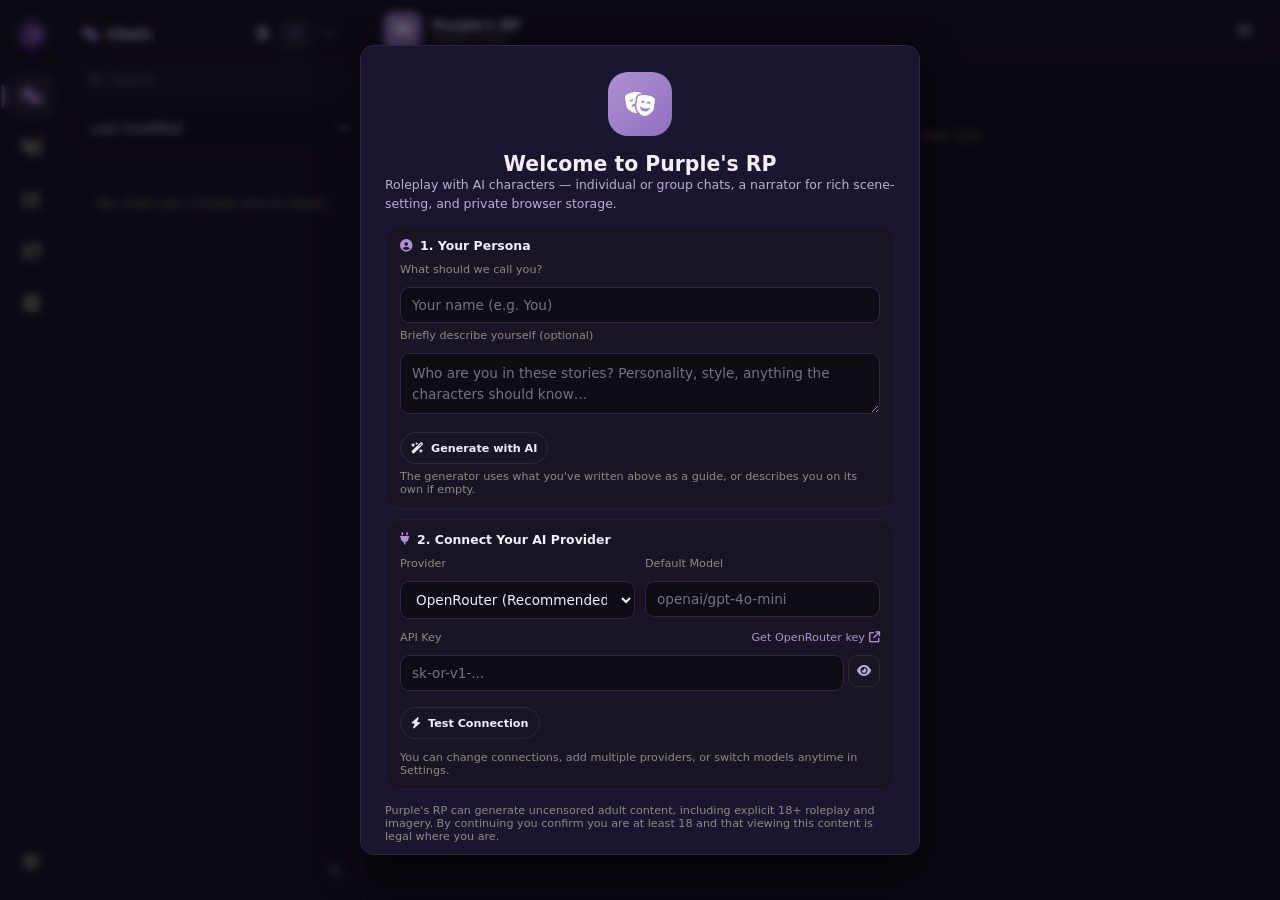
<file: index.html>
<!DOCTYPE html>
<html lang="en">
<head>
  <meta charset="UTF-8">
  <meta name="viewport" content="width=device-width, initial-scale=1.0, viewport-fit=cover">
  <title>Purple's RP</title>
  <link rel="icon" type="image/png" href="logo.png">
  <link rel="apple-touch-icon" href="logo.png">
  <link rel="stylesheet" href="https://cdnjs.cloudflare.com/ajax/libs/font-awesome/6.5.2/css/all.min.css">
  <link rel="stylesheet" href="style.css">
</head>
<body>
  <div class="layout">

    <!-- RAIL -->
    <nav class="rail">
      <div class="rail-logo" id="railLogo" title="Purple's RP"><img src="logo.png" alt="Purple's RP"></div>
      <button class="rail-btn active" data-drawer="chats" title="Chats"><i class="fa-solid fa-comments"></i></button>
      <button class="rail-btn" data-drawer="chars" title="Characters"><i class="fa-solid fa-masks-theater"></i><span class="dot" id="charDot"></span></button>
      <button class="rail-btn" data-drawer="scenes" title="Scenes"><i class="fa-solid fa-film"></i></button>
      <button class="rail-btn" data-drawer="images" title="Images"><i class="fa-solid fa-images"></i></button>
      <button class="rail-btn" data-drawer="lore" title="Lore"><i class="fa-solid fa-book"></i></button>
      <div class="rail-spacer"></div>
      <div class="rail-foot">
        <button class="rail-btn" id="settingsBtn" title="Settings"><i class="fa-solid fa-gear"></i></button>
      </div>
    </nav>

    <!-- DRAWER -->
    <aside class="drawer" id="drawer">
      <div class="d-head">
        <div class="d-title" id="dTitle"><i class="fa-solid fa-comments"></i>Chats</div>
        <div class="d-head-right">
          <button class="iconbtn" id="importBtn" title="Import character card"><i class="fa-solid fa-file-import"></i></button>
          <button class="iconbtn create" id="createBtn" title="Create"><i class="fa-solid fa-plus"></i></button>
          <button class="iconbtn" id="drawerMenu" title="More"><i class="fa-solid fa-ellipsis"></i></button>
        </div>
      </div>
      <div class="d-search"><i class="fa-solid fa-magnifying-glass"></i><input id="dSearch" placeholder="Search…" autocomplete="off"></div>
      <div class="d-list" id="dList"></div>
      <button class="d-collapse" id="dCollapse" title="Collapse panel"><i class="fa-solid fa-angles-left"></i></button>
    </aside>

    <!-- MAIN / CHAT -->
    <main class="main">
      <div class="topbar">
        <div class="top-title" id="topTitle">
          <div class="av" id="chatAvatar" style="background:linear-gradient(135deg,#8b5cf6,#d946ef)">+</div>
          <div>
            <div class="t-name" id="chatName">No chat open</div>
            <div class="t-sub" id="chatSub">Create or open a chat to begin</div>
          </div>
        </div>
        <div class="top-right">
          <button class="iconbtn" id="ctxToggle" title="Chat settings"><i class="fa-solid fa-sliders"></i></button>
        </div>
      </div>

      <div class="msgs" id="msgs">
        <div class="msgs-inner" id="msgsInner">
          <div class="empty" id="emptyState">
            <p>Send a message to start a roleplay. Adjust your provider and model in Settings.</p>
          </div>
        </div>
      </div>

      <div class="composer" id="composer" style="display:none">
        <div class="speaker-row" id="speakerRow"></div>
        <div class="suggested-row hidden" id="suggestedRow"></div>
        <div class="comp-box">
          <textarea id="input" rows="2" placeholder="Write your reply…  (Enter to send, Shift+Enter for a new line)" autocomplete="off"></textarea>
          <div class="comp-tools">
            <button class="iconbtn" id="guidedBtn" title="Guided: your text drafts the selected speaker's reply"><i class="fa-solid fa-feather"></i></button>
            <button class="iconbtn" id="helpWrite" title="Help me write (coming soon)"><i class="fa-solid fa-wand-magic-sparkles"></i></button>
            <button class="iconbtn" id="imgBtn" title="Generate an image for this chat"><i class="fa-solid fa-image"></i></button>
            <button class="send" id="sendBtn" title="Send"><i class="fa-solid fa-paper-plane"></i></button>
            <button class="send stop" id="stopBtn" title="Stop generating" style="display:none"><i class="fa-solid fa-stop"></i></button>
          </div>
        </div>
      </div>
    </main>

    <!-- CONTEXT PANEL -->
    <div class="ctxwrap collapsed" id="ctxwrap">
      <div class="ctx" id="ctx"></div>
    </div>

  </div>

  <input type="file" id="importInput" accept=".png,.json,image/png,application/json" multiple style="display:none">
  <div class="drop-overlay" id="dropOverlay"><div class="drop-inner"><i class="fa-solid fa-file-import"></i><p>Drop character cards to import</p></div></div>

  <!-- WELCOME / NEW USER SETUP / 18+ -->
  <div class="modal-overlay" id="welcomeOverlay" style="display:none">
    <div class="modal welcome">
      <div class="modal-body">
        <div class="gate-inner">
          <div class="gate-icon"><i class="fa-solid fa-masks-theater"></i></div>
          <h2>Welcome to Purple's RP</h2>
          <div class="welcome-features">
            <p>Roleplay with AI characters — individual or group chats, a narrator for rich scene-setting, and private browser storage.</p>
          </div>

          <!-- STEP 1: PERSONA -->
          <div class="welcome-section">
            <div class="welcome-sec-title"><i class="fa-solid fa-circle-user"></i> 1. Your Persona</div>
            <div class="welcome-persona">
              <label class="field-label" for="welcomeName">What should we call you?</label>
              <input id="welcomeName" class="input" type="text" placeholder="Your name (e.g. You)">
              <label class="field-label" for="welcomeDesc">Briefly describe yourself (optional)</label>
              <textarea id="welcomeDesc" class="textarea" rows="2" placeholder="Who are you in these stories? Personality, style, anything the characters should know…"></textarea>
              <div class="modal-actions">
                <button class="btn ghost small" id="welcomeGen"><i class="fa-solid fa-wand-magic-sparkles"></i> Generate with AI</button>
              </div>
              <div class="hint">The generator uses what you've written above as a guide, or describes you on its own if empty.</div>
            </div>
          </div>

          <!-- STEP 2: AI PROVIDER SETUP -->
          <div class="welcome-section">
            <div class="welcome-sec-title"><i class="fa-solid fa-plug"></i> 2. Connect Your AI Provider</div>
            <div class="welcome-provider-form">
              <div class="form-row">
                <div class="form-group">
                  <label class="field-label" for="welcomeProvider">Provider</label>
                  <select id="welcomeProvider" class="select">
                    <option value="openrouter">OpenRouter (Recommended)</option>
                    <option value="openai">OpenAI</option>
                    <option value="ollama">Ollama (local)</option>
                    <option value="nanogpt">NanoGPT</option>
                  </select>
                </div>
                <div class="form-group" id="welcomeModelGroup">
                  <label class="field-label" for="welcomeModel">Default Model</label>
                  <input id="welcomeModel" class="input" type="text" placeholder="openai/gpt-4o-mini">
                </div>
              </div>

              <div class="form-group" id="welcomeKeyWrap">
                <div class="sys-label-row">
                  <label class="field-label" for="welcomeApiKey">API Key</label>
                  <a href="https://openrouter.ai/keys" target="_blank" rel="noopener" class="hint-link" id="welcomeKeyLink">Get OpenRouter key <i class="fa-solid fa-arrow-up-right-from-square"></i></a>
                </div>
                <div class="key-row">
                  <input id="welcomeApiKey" class="input" type="password" placeholder="sk-or-v1-..." autocomplete="off">
                  <button type="button" class="btn ghost iconbtn" id="welcomeKeyToggle" title="Show/hide key"><i class="fa-solid fa-eye"></i></button>
                </div>
              </div>

              <div class="form-group" id="welcomeUrlWrap" style="display:none">
                <label class="field-label" for="welcomeBaseUrl">Base URL</label>
                <input id="welcomeBaseUrl" class="input" type="text" placeholder="http://localhost:11434/v1">
                <div class="hint" id="welcomeUrlHint"></div>
              </div>

              <div class="welcome-test-row">
                <button type="button" class="btn ghost small" id="welcomeTestBtn"><i class="fa-solid fa-bolt"></i> Test Connection</button>
                <span class="hint" id="welcomeTestStatus"></span>
              </div>
              <div class="hint" style="margin-top: 8px;">You can change connections, add multiple providers, or switch models anytime in Settings.</div>
            </div>
          </div>

          <!-- STEP 3: AGE CONFIRMATION -->
          <div class="welcome-section welcome-age">
            <p class="hint">Purple's RP can generate uncensored adult content, including explicit 18+ roleplay and imagery. By continuing you confirm you are at least 18 and that viewing this content is legal where you are.</p>
            <div class="modal-actions center">
              <button class="btn primary" id="welcomeContinue"><i class="fa-solid fa-check"></i> I am 18 or older  -  Continue</button>
              <button class="btn ghost" id="welcomeRefuse">I am not 18</button>
            </div>
          </div>

        </div>
      </div>
    </div>
  </div>

  <script>
  (function () {
    try {
      var saved = JSON.parse(localStorage.getItem("pfrp.settings.v1") || "{}");
      var ui = saved.ui || {};
      var d = ui.lastDrawer || "chats";
      var map = {
        chats: ["Chats", "comments"],
        chars: ["Characters", "masks-theater"],
        images: ["Images", "images"],
        lore: ["Lore", "book"]
      };
      if (!map[d]) d = "chats";
      document.querySelectorAll(".rail-btn[data-drawer]").forEach(function (b) {
        b.classList.toggle("active", b.dataset.drawer === d);
      });
      var title = document.getElementById("dTitle");
      if (title) title.innerHTML = '<i class="fa-solid fa-' + map[d][1] + '"></i>' + map[d][0];
      if (d !== "chats") {
        var ct = document.getElementById("ctxToggle");
        var ib = document.getElementById("imgBtn");
        if (ct) ct.style.display = "none";
        if (ib) ib.style.display = "none";
      }
      if (ui.drawerOpen === false) {
        var drawer = document.getElementById("drawer");
        if (drawer) drawer.classList.add("collapsed");
      }
    } catch (e) {}
  })();
  </script>

  <script src="js/settings.js"></script>
  <script src="js/db.js"></script>
  <script src="js/provider.js"></script>
  <script src="js/ui.js"></script>
  <script src="js/import.js"></script>
  <script src="js/export.js"></script>
  <script src="js/backup.js"></script>
  <script src="js/nova-images.js"></script>
  <script src="js/seed.js"></script>
  <script src="js/app.js"></script>
</body>
</html>
</file>
<file: style.css>
:root {
  --bg: #0e0c14;
  --bg-surface: #14101d;
  --bg-overlay: #1b1630;
  --card: #191525;
  --border-color: #2b2740;
  --border-soft: #221d33;
  --text-color: #f2effa;
  --text-dim: #b9b0d0;
  --text-muted: #8f8980;
  --link-color: #a78bfa;
  --link-color-2: #c4b5fd;
  --link-soft: rgba(167, 139, 250, 0.12);
  --danger: #f87171;
  --ok: #34d399;
  --warn: #fbbf24;
  --accent1: #8b5cf6;
  --accent2: #d946ef;
  --radius: 14px;
  --radius-sm: 9px;
  --radius-pill: 999px;
  --font-2xs: 0.62rem;
  --font-xs: 0.7rem;
  --font-sm: 0.78rem;
  --font-md: 0.85rem;
  --font-lg: 0.95rem;
  --font-xl: 1.1rem;
  --control-sm: 1.6rem;
  --control-md: 2rem;
  --control-lg: 2.4rem;
  --shadow: 0 16px 44px rgba(0, 0, 0, 0.5);
}

:root[data-theme="light"] {
  --bg: #f5f3f8;
  --bg-surface: #ffffff;
  --bg-overlay: #ffffff;
  --card: #ffffff;
  --border-color: #ddd6ea;
  --border-soft: #ece8f2;
  --text-color: #1b1726;
  --text-dim: #4b4460;
  --text-muted: #6b6480;
  --danger: #dc2626;
  --ok: #15803d;
  --warn: #b45309;
  --shadow: 0 14px 38px rgba(60, 40, 90, 0.18);
}

* { box-sizing: border-box; margin: 0; padding: 0; }
.hidden { display: none !important; }
html, body { height: 100%; }
body {
  font-family: system-ui, -apple-system, "Segoe UI", sans-serif;
  background: var(--bg);
  color: var(--text-color);
  font-size: var(--font-md);
}
input, textarea, select, button { font-family: inherit; }
button { cursor: pointer; border: none; background: none; color: inherit; }
::-webkit-scrollbar { width: 10px; height: 10px; }
::-webkit-scrollbar-thumb { background: var(--border-color); border-radius: 999px; border: 2px solid transparent; background-clip: content-box; }
::-webkit-scrollbar-track { background: transparent; }

.layout { display: flex; height: 100vh; }

/* ---------- RAIL ---------- */
.rail {
  width: 64px; background: var(--bg-surface); border-right: 1px solid var(--border-soft);
  display: flex; flex-direction: column; align-items: center; padding: 16px 0; gap: 8px;
  flex-shrink: 0; z-index: 40; position: relative;
}
.rail-logo {
  width: 40px; height: 40px; border-radius: 12px; overflow: hidden;
  display: flex; align-items: center; justify-content: center; color: #fff; font-size: 1rem; margin-bottom: 10px;
}
.rail-logo img { width: 100%; height: 100%; object-fit: cover; display: block; }
.rail-btn {
  width: 44px; height: 44px; border-radius: 12px; display: flex; align-items: center; justify-content: center;
  font-size: 1.05rem; color: var(--text-muted); position: relative; transition: 0.15s;
}
.rail-btn:hover { color: var(--text-color); background: var(--bg-overlay); }
.rail-btn.active { color: var(--link-color-2); background: var(--link-soft); }
.rail-btn.active::before { content: ""; position: absolute; left: -8px; width: 3px; height: 22px; border-radius: 3px; background: var(--link-color); }
.rail-btn .dot { position: absolute; top: 8px; right: 9px; width: 8px; height: 8px; border-radius: 50%; background: var(--danger); border: 2px solid var(--bg-surface); }
.rail-spacer { flex: 1; }
.rail-foot { display: flex; flex-direction: column; gap: 6px; align-items: center; }

/* ---------- DRAWER ---------- */
.drawer {
  width: 300px; background: var(--bg-surface); border-right: 1px solid var(--border-soft);
  display: flex; flex-direction: column; min-width: 0; flex-shrink: 0; position: relative;
}
.drawer.hidden { display: none; }
.d-head { display: flex; align-items: center; justify-content: space-between; padding: 18px 18px 12px; }
.d-title { font-weight: 800; font-size: var(--font-md); letter-spacing: 0.3px; }
.d-title i { color: var(--link-color); margin-right: 8px; }
.d-search { position: relative; margin: 0 14px 12px; }
.d-search i { position: absolute; left: 12px; top: 50%; transform: translateY(-50%); color: var(--text-muted); font-size: 0.75rem; }
.d-search input { width: 100%; background: var(--card); border: 1px solid var(--border-soft); border-radius: var(--radius-pill); padding: 9px 12px 9px 32px; color: var(--text-color); font-size: var(--font-sm); outline: none; }
.d-search input:focus { border-color: var(--link-color); }
.d-search input::placeholder { color: var(--text-color); opacity: 0.45; }
.d-list { flex: 1; overflow-y: auto; padding: 0 10px 60px; display: flex; flex-direction: column; gap: 3px; }
.d-item { display: flex; align-items: center; gap: 10px; padding: 8px; border-radius: var(--radius-sm); cursor: pointer; position: relative; }
.nsfw-badge { position: absolute; left: 26px; bottom: 4px; background: #dc2626; color: #fff; font-size: 8px; font-weight: 700; padding: 1px 4px; border-radius: 6px; border: 2px solid var(--bg); z-index: 1; letter-spacing: 0.03em; pointer-events: none; }
.d-item:hover { background: var(--card); }
.d-item.active { background: var(--link-soft); }
.d-item .av { width: 34px; height: 34px; border-radius: 50%; flex-shrink: 0; display: flex; align-items: center; justify-content: center; font-weight: 700; font-size: var(--font-sm); color: #fff; }
.d-body { flex: 1; min-width: 0; }
.d-name { font-size: var(--font-sm); font-weight: 600; white-space: nowrap; overflow: hidden; text-overflow: ellipsis; }
.d-sub { font-size: var(--font-xs); color: var(--text-muted); white-space: nowrap; overflow: hidden; text-overflow: ellipsis; }
.d-sec { font-size: var(--font-2xs); color: var(--text-muted); text-transform: uppercase; letter-spacing: 1px; padding: 13px 8px 4px; }
.d-menu { margin-left: auto; width: var(--control-sm); height: var(--control-sm); display: flex; align-items: center; justify-content: center; border-radius: 8px; color: var(--text-dim); opacity: 0; }
.d-item:hover .d-menu, .d-item.menuOpen .d-menu { opacity: 1; }
.d-item.menuOpen { z-index: 6; background: var(--card); }
.d-menu:hover { color: var(--text-color); background: var(--bg-overlay); }
.example-item { opacity: 0.85; }
.example-item:hover { opacity: 1; }
.example-item .d-menu { opacity: 1; color: var(--link-color-2); }
.example-item:hover .d-menu.add { color: var(--link-color-2); }
.d-item.converting { cursor: default; }
.d-item.converting .d-name { color: var(--link-color-2); }
.d-item.converting .d-spin { margin: 0 4px 0 0; }
.d-item.converting .d-menu.cancel { opacity: 1; color: var(--danger); }
.d-item.converting .d-menu.cancel:hover { background: rgba(248, 113, 113, 0.12); }
.newpane {
  position: absolute; bottom: 16px; right: 16px; width: 44px; height: 44px; border-radius: 50%;
  background: linear-gradient(135deg, var(--accent1), var(--accent2)); color: #fff;
  display: flex; align-items: center; justify-content: center; box-shadow: 0 8px 22px rgba(139, 92, 246, 0.4); z-index: 7;
}
.newpane:hover { transform: scale(1.05); }

.d-head-right { display: flex; gap: 2px; }
.d-head-right .create { color: var(--link-color-2); background: var(--link-soft); border-radius: 8px; }
.d-head-right .create:hover { filter: brightness(1.1); }
.d-collapse {
  position: absolute; right: 12px; bottom: 12px; width: var(--control-md); height: var(--control-md);
  display: flex; align-items: center; justify-content: center; border-radius: 9px; color: var(--text-muted); z-index: 8;
}
.d-collapse:hover { color: var(--text-color); background: var(--bg-overlay); }
.drawer.collapsed { width: 0; padding: 0; overflow: hidden; border-right: none; }
.drawer.collapsed * { display: none; }
.drawer-pin {
  position: absolute; right: -26px; top: 50%; transform: translateY(-50%); z-index: 50;
  width: 26px; height: 52px; border-radius: 0 12px 12px 0; background: var(--bg-overlay);
  border: 1px solid var(--border-soft); border-left: none; color: var(--text-dim);
  display: flex; align-items: center; justify-content: center; font-size: 0.7rem; box-shadow: var(--shadow);
}
.drawer-pin:hover { color: var(--link-color-2); }

/* ---------- MAIN / CHAT ---------- */
.main { flex: 1; display: flex; flex-direction: column; min-width: 0; }
.topbar { display: flex; align-items: center; gap: 12px; padding: 12px 20px; border-bottom: 1px solid var(--border-soft); background: var(--bg-surface); }
.top-title { display: flex; align-items: center; gap: 11px; min-width: 0; }
.top-title .av { width: 38px; height: 38px; }
.t-name { font-weight: 700; font-size: var(--font-md); white-space: nowrap; overflow: hidden; text-overflow: ellipsis; }
.t-sub { font-size: var(--font-xs); color: var(--text-muted); white-space: nowrap; overflow: hidden; text-overflow: ellipsis; }
.top-right { margin-left: auto; display: flex; gap: 2px; }
.iconbtn { width: var(--control-md); height: var(--control-md); display: flex; align-items: center; justify-content: center; border-radius: 10px; color: var(--text-dim); }
.iconbtn:hover { color: var(--text-color); background: var(--bg-overlay); }
.iconbtn.toggled { color: var(--link-color-2); background: var(--link-soft); }
.av { width: 34px; height: 34px; border-radius: 50%; display: flex; align-items: center; justify-content: center; font-weight: 700; color: #fff; flex-shrink: 0; }
.av img { width: 100%; height: 100%; border-radius: 50%; object-fit: cover; }
[data-avatar-shape="square"] .av, [data-avatar-shape="square"] .d-item .av, [data-avatar-shape="square"] .av img, [data-avatar-shape="square"] .char-view-av, [data-avatar-shape="square"] .char-view-av img { border-radius: 8px; }
[data-avatar-shape="squircle"] .av, [data-avatar-shape="squircle"] .d-item .av, [data-avatar-shape="squircle"] .av img, [data-avatar-shape="squircle"] .char-view-av, [data-avatar-shape="squircle"] .char-view-av img { border-radius: 28%; }

.msgs { flex: 1; overflow-y: auto; padding: 24px 0; }
.msgs-inner { max-width: 740px; margin: 0 auto; padding: 0 24px; display: flex; flex-direction: column; gap: 16px; }
.empty { display: flex; align-items: center; justify-content: center; color: var(--text-muted); text-align: center; padding: 40px 20px; }

/* ---------- CHARACTER VIEW ---------- */
.char-view { display: flex; flex-direction: column; align-items: center; text-align: center; gap: 12px; padding: 24px 0 8px; }
.char-view-av { width: 160px; height: 160px; border-radius: 50%; overflow: hidden; display: flex; align-items: center; justify-content: center; font-weight: 700; font-size: 3rem; color: #fff; background: linear-gradient(135deg, var(--accent1), var(--accent2)); }
.char-view-av img { width: 100%; height: 100%; object-fit: cover; }
.char-view-name { font-size: var(--font-xl); font-weight: 800; }
.char-view-tag { font-size: var(--font-sm); color: var(--text-muted); }
.char-view .tags { margin-top: 2px; }
.expl-badge { font-size: var(--font-xs); }
.char-view-actions { display: flex; gap: 8px; flex-wrap: wrap; justify-content: center; margin: 6px 0 14px; }
.char-view-body { width: 100%; display: flex; flex-direction: column; gap: 12px; text-align: left; }
.char-view-sec { background: var(--card); border: 1px solid var(--border-soft); border-radius: var(--radius-sm); padding: 12px 14px; }
.char-view-sec h3 { font-size: var(--font-sm); color: var(--link-color-2); margin-bottom: 8px; display: flex; align-items: center; gap: 7px; }
.char-view-sec h3 i { color: var(--link-color); font-size: 0.85rem; }
.char-view-sec-body { font-size: var(--font-sm); color: var(--text-dim); line-height: 1.6; white-space: pre-wrap; word-wrap: break-word; }
.day { display: flex; align-items: center; gap: 12px; color: var(--text-muted); font-size: var(--font-2xs); text-transform: uppercase; letter-spacing: 1px; margin: 6px 0; }
.day::before, .day::after { content: ""; flex: 1; height: 1px; background: var(--border-soft); }
.msg { display: flex; gap: 10px; max-width: 88%; }
.msg.user { align-self: flex-end; flex-direction: row-reverse; }
.bubble { background: var(--card); border: 1px solid var(--border-soft); border-radius: var(--radius); padding: 11px 14px; line-height: 1.6; white-space: pre-wrap; word-wrap: break-word; }
.msg.user .bubble { background: var(--link-soft); border-color: transparent; border-bottom-right-radius: var(--radius-sm); }
.who { font-size: var(--font-xs); font-weight: 700; color: var(--link-color-2); display: block; margin-bottom: 3px; }
.msg.user .who { color: var(--link-color); text-align: right; }
.av-click { cursor: pointer; }
.av-click:hover { filter: brightness(1.15); }
.who-click { cursor: pointer; }
.who-click:hover { text-decoration: underline; }
.bubble.streaming .who::after { content: " ▍"; color: var(--link-color); animation: pulse 1s infinite; }
.msg .body { min-width: 0; }
.msg-actions { display: flex; gap: 2px; margin-top: 5px; justify-content: flex-end; opacity: 0; align-items: center; }
.msg:hover .msg-actions { opacity: 1; }
.msg-actions .iconbtn { width: var(--control-sm); height: var(--control-sm); font-size: 0.7rem; }
.msg-actions .iconbtn.warn { color: var(--link-color-2); }
.gen-nav { display: inline-flex; align-items: center; gap: 2px; margin-left: 4px; background: var(--bg-overlay); border: 1px solid var(--border-soft); border-radius: var(--radius-pill); padding: 1px 4px; }
.gen-arrow { width: var(--control-sm); height: var(--control-sm); display: flex; align-items: center; justify-content: center; border-radius: 50%; color: var(--text-dim); font-size: 0.65rem; }
.gen-arrow:hover:not(:disabled) { color: var(--text-color); background: var(--bg); }
.gen-arrow:disabled { opacity: 0.35; cursor: default; }
.gen-count { font-size: var(--font-xs); color: var(--text-dim); min-width: 2.2em; text-align: center; font-variant-numeric: tabular-nums; }

.inline-edit { width: 100%; min-width: 160px; box-sizing: border-box; min-height: 40px; background: var(--bg); border: 1px solid var(--border-color); border-radius: var(--radius-sm); padding: 8px 10px; color: var(--text-color); font-size: var(--font-md); line-height: 1.5; resize: vertical; outline: none; }
.inline-edit:focus { border-color: var(--link-color); }
.inline-edit-actions { display: flex; gap: 6px; margin-top: 8px; justify-content: flex-end; }
.iconbtn.small { width: 1.5rem; height: 1.5rem; font-size: 0.72rem; }
.bubble.error { border-color: var(--danger); color: var(--danger); }

/* narrator (bubble-less narration) */
.msg.narrator { max-width: 92%; }
.msg.narrator .av { background: none; color: var(--warn); }
.msg.narrator .narration { padding: 2px 0; line-height: 1.6; color: var(--text-dim); font-style: italic; white-space: pre-wrap; word-wrap: break-word; }
.msg.narrator .narration .body { white-space: pre-wrap; word-wrap: break-word; }
.msg.narrator .narration.streaming .body::after { content: " ▍"; color: var(--warn); animation: pulse 1s infinite; }

/* compact chat */
[data-compact] .msgs { padding: 12px 0; }
[data-compact] .msgs-inner { gap: 8px; }
[data-compact] .msg { max-width: 92%; }
[data-compact] .bubble { padding: 6px 10px; line-height: 1.45; }
[data-compact] .who { font-size: 0.65rem; margin-bottom: 1px; }
[data-compact] .msg-actions { margin-top: 2px; }
[data-compact] .composer { padding: 10px 24px 12px; }

/* formatting tokens */
.fmt-act { color: var(--text-dim); font-style: italic; }
.fmt-q { color: var(--link-color-2); }
.fmt-th { color: var(--text-dim); font-style: italic; }
.fmt-code { font-family: "Cascadia Code", "Consolas", monospace; font-size: 0.85em; background: rgba(0, 0, 0, 0.3); padding: 1px 5px; border-radius: 5px; }

/* markdown */
.md-p { line-height: 1.65; }
.md-p + .md-p, .md-p + .md-h, .md-p + blockquote, .md-p + ul, .md-p + ol, .md-p + pre, .md-p + hr,
blockquote + .md-p, blockquote + blockquote, blockquote + ul, blockquote + ol,
ul + .md-p, ul + ul, ul + ol, ol + .md-p, ol + ul, ol + ol,
pre + .md-p, pre + blockquote, hr + .md-p, .md-h + .md-p, .md-h + blockquote { margin-top: 8px; }
.md-h { line-height: 1.4; margin: 0; font-weight: 600; }
.md-q { border-left: 3px solid var(--border-color); padding: 2px 10px; margin: 0; color: var(--text-dim); font-style: italic; }
.md-hr { border: none; border-top: 1px solid var(--border-soft); margin: 10px 0; }
.md-code { background: rgba(0, 0, 0, 0.35); border: 1px solid var(--border-soft); border-radius: var(--radius-sm); padding: 10px 12px; overflow-x: auto; margin: 0; }
.md-code code { font-family: "Cascadia Code", "Consolas", monospace; font-size: 0.85em; white-space: pre-wrap; }
ul, ol { margin: 0; padding-left: 22px; }
ul + ul, ul + ol, ol + ul, ol + ol, ul + .md-p, ol + .md-p { margin-top: 8px; }
ul li, ol li { margin: 2px 0; }
s { opacity: 0.75; }
a { color: var(--link-color); }

@keyframes pulse { 50% { opacity: 0.2; } }
@keyframes spin { to { transform: rotate(360deg); } }

.composer { border-top: 1px solid var(--border-soft); background: var(--bg-surface); padding: 14px 24px 16px; }
.comp-box { max-width: 740px; margin: 0 auto; background: var(--card); border: 1px solid var(--border-color); border-radius: var(--radius); padding: 10px 12px; display: flex; align-items: flex-end; gap: 10px; }
.comp-box:focus-within { border-color: var(--link-color); }
.comp-box textarea {
  flex: 1; background: none; border: none; outline: none; color: var(--text-color); resize: none;
  font-size: var(--font-md); line-height: 1.5; text-align: left; vertical-align: top;
  min-height: 2.5em; max-height: 8em; overflow-y: auto; padding: 2px 0;
}
.comp-tools { display: flex; align-items: center; gap: 2px; align-self: flex-end; }
.send { width: var(--control-lg); height: var(--control-lg); border-radius: var(--radius-pill); background: linear-gradient(135deg, var(--accent1), var(--accent2)); color: #fff; display: flex; align-items: center; justify-content: center; font-size: 0.85rem; box-shadow: 0 6px 18px rgba(139, 92, 246, 0.35); }
.send:hover { filter: brightness(1.08); }
.send.stop { background: var(--danger); box-shadow: 0 6px 18px rgba(248, 113, 113, 0.35); }

/* ---------- GROUP SPEAKER CHIPS ---------- */
.speaker-row { display: flex; gap: 6px; flex-wrap: wrap; max-width: 740px; margin: 0 auto 8px; padding: 0 4px; }
.speaker-row.hidden { display: none; }
.speaker-chip { display: inline-flex; align-items: center; gap: 6px; padding: 4px 10px 4px 4px; border-radius: var(--radius-pill); border: 1px solid var(--border-soft); background: var(--card); color: var(--text-dim); font-size: var(--font-sm); }
.speaker-chip:hover { border-color: var(--link-color); color: var(--text-color); }
.speaker-chip.sel { border-color: var(--link-color); background: var(--link-soft); color: var(--link-color-2); }
.speaker-chip .av { width: 22px; height: 22px; font-size: 0.65rem; }
.speaker-chip span { font-weight: 600; }
.speaker-chip.narrator i { color: var(--warn); }
.speaker-chip.narrator.sel { border-color: var(--warn); background: rgba(251, 191, 36, 0.12); }
.speaker-chip.narrator.sel span { color: var(--warn); }
.av-narrator { background: linear-gradient(135deg, #475569, #64748b); color: var(--warn); font-size: 0.8rem; }

/* ---------- SUGGESTED ACTIONS ---------- */
.suggested-row { display: flex; gap: 6px; flex-wrap: wrap; max-width: 740px; margin: 0 auto 8px; padding: 0 4px; }
.suggested-row.hidden { display: none; }
.action-chip {
  flex: 1 1 auto; min-width: 160px; max-width: 100%; text-align: left; line-height: 1.4;
  padding: 8px 12px; border-radius: var(--radius-sm); border: 1px solid var(--border-soft);
  background: var(--card); color: var(--text-dim); font-size: var(--font-sm);
}
.action-chip:hover { border-color: var(--link-color); color: var(--text-color); background: var(--bg-overlay); }

/* ---------- TYPING INDICATOR ---------- */
.typing { display: inline-flex; align-items: center; gap: 4px; padding: 4px 2px; }
.typing span { width: 7px; height: 7px; border-radius: 50%; background: var(--link-color); opacity: 0.35; animation: typing 1.2s infinite ease-in-out; }
.typing span:nth-child(2) { animation-delay: 0.15s; }
.typing span:nth-child(3) { animation-delay: 0.3s; }
@keyframes typing { 0%, 60%, 100% { opacity: 0.35; transform: translateY(0); } 30% { opacity: 1; transform: translateY(-3px); } }

/* ---------- DRAWER GENERATING INDICATOR ---------- */
.d-item.generating .d-name { color: var(--link-color-2); }
.d-spin { width: 16px; height: 16px; border: 2px solid var(--border-color); border-top-color: var(--link-color); border-radius: 50%; animation: spin 0.8s linear infinite; margin-left: auto; flex-shrink: 0; }

.choice.sel { border-color: var(--link-color); background: var(--link-soft); }
.choice.sel b { color: var(--link-color-2); }

.checkbox-row { display: flex; align-items: center; gap: 8px; font-size: var(--font-sm); color: var(--text-dim); margin-bottom: 10px; cursor: pointer; }
.checkbox-row input { accent-color: var(--link-color); }

/* ---------- POPOVER MENUS ---------- */
.popmenu { position: fixed; z-index: 150; background: var(--bg-overlay); border: 1px solid var(--border-color); border-radius: var(--radius-sm); padding: 6px; box-shadow: var(--shadow); min-width: 230px; }
.popmenu-item { display: flex; align-items: center; gap: 10px; width: 100%; padding: 8px 10px; border-radius: 8px; text-align: left; font-size: var(--font-sm); color: var(--text-color); }
.popmenu-item:hover { background: var(--link-soft); }
.popmenu-item i { color: var(--link-color); width: 16px; text-align: center; flex-shrink: 0; }
.popmenu-item b { font-weight: 600; display: block; }
.popmenu-item span { display: block; font-size: var(--font-xs); color: var(--text-muted); }
.popmenu-item.danger { color: var(--danger); }
.popmenu-item.danger i { color: var(--danger); }

/* ---------- CONTEXT PANEL ---------- */
.ctxwrap { display: flex; flex-direction: column; flex-shrink: 0; border-left: 1px solid var(--border-soft); background: var(--bg-surface); overflow: hidden; position: relative; }
.ctxwrap.collapsed { width: 0; border-left: none; }
.ctx { width: 100%; display: flex; flex-direction: column; gap: 14px; padding: 16px; overflow-y: auto; height: 100%; }
.ctx-stack { display: flex; flex-direction: column; gap: 14px; }

/* ---------- STORY TRACKER ---------- */
.tracker-state { display: flex; flex-direction: column; gap: 8px; padding: 10px; background: var(--bg); border: 1px solid var(--border-soft); border-radius: var(--radius-sm); margin-bottom: 4px; }
.tracker-field { display: flex; flex-direction: column; gap: 2px; }
.tracker-field .field-label { margin-bottom: 0; }
.tracker-field-ta { resize: none; overflow: hidden; min-height: 38px; line-height: 1.35; padding: 4px 8px; }
.tracker-subtabbar { flex-wrap: wrap; margin-bottom: 10px; }
.tracker-subtabbar .stab { flex: 0 0 auto; padding: 7px 12px; }
.tracker-char-name { font-size: var(--font-sm); font-weight: 700; color: var(--link-color-2); margin-top: 6px; }
.tracker-collapse-head {
  display: flex; align-items: center; gap: 8px; width: 100%; padding: 8px 2px;
  font-size: var(--font-sm); font-weight: 600; color: var(--text-dim); text-align: left;
}
.tracker-collapse-head:hover { color: var(--text-color); }
.tracker-collapse-head > i:first-child { color: var(--link-color); }
.tracker-collapse-head .tracker-caret { margin-left: auto; font-size: 0.7rem; color: var(--text-muted); }
.tracker-collapse-body { display: flex; flex-direction: column; padding-top: 4px; }
.tracker-collapse-body.hidden { display: none; }
.ctx-resize { position: absolute; left: -4px; top: 0; bottom: 0; width: 8px; cursor: col-resize; z-index: 10; }
.ctx-resize:hover, .ctx-resize.active { background: var(--link-soft); }
.ctx-head { position: sticky; top: -16px; margin: -16px -16px 0; padding: 16px 16px 10px; background: var(--bg-surface); z-index: 5; display: flex; align-items: center; gap: 8px; font-size: var(--font-sm); color: var(--text-dim); text-transform: uppercase; letter-spacing: 1px; }
.ctx-head > i { color: var(--link-color); }
.ctx-head .pin-right { margin-left: auto; display: flex; gap: 2px; }
.ccard { background: var(--card); border: 1px solid var(--border-soft); border-radius: var(--radius); padding: 16px; display: flex; flex-direction: column; align-items: center; gap: 8px; text-align: center; }
.ccard .av { width: 60px; height: 60px; font-size: var(--font-lg); }
.ccard h3 { font-size: var(--font-lg); margin-top: 2px; }
.ccard p { font-size: var(--font-xs); color: var(--text-muted); line-height: 1.5; }
.tags { display: flex; gap: 4px; flex-wrap: wrap; justify-content: center; }
.tag { font-size: var(--font-2xs); color: var(--link-color-2); background: var(--link-soft); padding: 2px 8px; border-radius: 999px; }
.tabbar { display: flex; flex-wrap: wrap; gap: 4px; background: var(--card); padding: 4px; border-radius: var(--radius-pill); }
.tabbar .stab { flex: 1; min-width: max-content; display: flex; align-items: center; justify-content: center; gap: 6px; padding: 7px; border-radius: 999px; color: var(--text-dim); font-size: var(--font-sm); font-weight: 600; }
.tabbar .stab.active { background: var(--link-soft); color: var(--link-color-2); }
.panel-card { background: var(--card); border: 1px solid var(--border-soft); border-radius: var(--radius); padding: 14px; }
.panel-card h4 { font-size: var(--font-sm); margin-bottom: 10px; display: flex; align-items: center; gap: 7px; }
.panel-card h4 i { color: var(--link-color); font-size: 0.85rem; }
.panel-card .key-row { margin-top: 12px; }
.field { font-size: var(--font-xs); color: var(--text-muted); margin-bottom: 6px; }
.field b { color: var(--text-color); font-weight: 600; }
.rowline { display: flex; align-items: center; justify-content: space-between; padding: 7px 0; font-size: var(--font-sm); border-bottom: 1px solid var(--border-soft); gap: 10px; }
.rowline:last-child { border-bottom: none; }
.rowline .val { color: var(--text-dim); display: flex; align-items: center; gap: 6px; }
.switch { width: 34px; height: 20px; border-radius: 999px; background: var(--border-color); position: relative; cursor: pointer; flex-shrink: 0; }
.switch.on { background: var(--link-color); }
.switch::after { content: ""; position: absolute; width: 16px; height: 16px; border-radius: 50%; background: #fff; top: 2px; left: 2px; transition: left 0.15s; }
.switch.on::after { left: 16px; }
.lore { font-size: var(--font-xs); color: var(--text-dim); padding: 9px 11px; border: 1px solid var(--border-soft); border-radius: var(--radius-sm); display: flex; align-items: center; gap: 8px; }
.lore i { color: var(--warn); }
.addbtn { width: 100%; padding: 9px; border: 1px dashed var(--border-color); border-radius: var(--radius-sm); color: var(--text-dim); font-size: var(--font-sm); display: flex; align-items: center; justify-content: center; gap: 6px; }
.addbtn:hover { color: var(--link-color-2); border-color: var(--link-color); }

/* ---------- BUTTONS / FORMS ---------- */
.btn { min-height: var(--control-md); padding: 6px 18px; border-radius: var(--radius-pill); font-size: var(--font-sm); font-weight: 600; border: 1px solid var(--border-color); background: var(--card); color: var(--text-color); display: inline-flex; align-items: center; justify-content: center; gap: 7px; }
.btn:hover { border-color: var(--link-color); }
.btn.primary { background: linear-gradient(135deg, var(--accent1), var(--accent2)); border-color: transparent; color: #fff; }
.btn.ghost { background: transparent; border-color: var(--border-color); }
.btn.danger { color: var(--danger); border-color: var(--border-color); }
.btn.danger:hover { border-color: var(--danger); }
.btn:disabled { opacity: 0.5; cursor: not-allowed; }

.field-label { font-size: var(--font-xs); color: var(--text-muted); margin-bottom: 5px; display: block; }
.input, .textarea, .select {
  width: 100%; background: var(--bg); border: 1px solid var(--border-color); border-radius: var(--radius-sm);
  color: var(--text-color); padding: 9px 11px; font-size: var(--font-md); outline: none;
}
.input:focus, .textarea:focus, .select:focus { border-color: var(--link-color); }
.textarea { resize: vertical; min-height: 60px; line-height: 1.5; }
.input::placeholder, .textarea::placeholder { color: var(--text-color); opacity: 0.45; }
select.select option { background: var(--bg-overlay); color: var(--text-color); }
.key-row { display: flex; gap: 4px; }
.key-row .input { flex: 1; }
.key-row button { background: var(--card); border: 1px solid var(--border-color); border-radius: var(--radius-sm); color: var(--text-dim); padding: 0 10px; }
.key-row button:hover { color: var(--text-color); border-color: var(--link-color); }
.form-group { display: flex; flex-direction: column; gap: 6px; margin-bottom: 14px; }
.form-row { display: flex; gap: 10px; }
.form-row > * { flex: 1; }
.hint { font-size: var(--font-xs); color: var(--text-muted); }
.checkbox-row { display: flex; align-items: center; gap: 8px; font-size: var(--font-sm); color: var(--text-color); margin-top: 10px; cursor: pointer; }
.checkbox-row input { accent-color: var(--link-color); width: 15px; height: 15px; }
.seg { display: flex; gap: 4px; background: var(--card); padding: 4px; border-radius: var(--radius-pill); }
.seg button { flex: 1; display: flex; align-items: center; justify-content: center; gap: 6px; padding: 8px; border-radius: 999px; font-size: var(--font-sm); font-weight: 600; color: var(--text-dim); }
.seg button.active { background: var(--link-soft); color: var(--link-color-2); }

/* choice cards in modals */
.choice { display: flex; align-items: center; gap: 12px; padding: 13px 14px; border: 1px solid var(--border-soft); border-radius: var(--radius-sm); text-align: left; background: var(--card); width: 100%; margin-bottom: 8px; }
.choice:hover { border-color: var(--link-color); background: var(--bg-overlay); }
.choice i { width: 36px; height: 36px; border-radius: 10px; background: var(--link-soft); color: var(--link-color-2); display: flex; align-items: center; justify-content: center; flex-shrink: 0; }
.choice b { display: block; font-size: var(--font-md); }
.choice span { font-size: var(--font-xs); color: var(--text-muted); }
.choice.nsfw i { background: rgba(248, 113, 113, 0.12); color: var(--danger); }

.group-pick { display: flex; flex-direction: column; gap: 8px; max-height: 300px; overflow-y: auto; margin-bottom: 12px; }
.group-choice { cursor: pointer; transition: border-color 0.15s, background 0.15s; }
.group-choice.sel { border-color: var(--link-color); background: var(--link-soft); }
.group-choice.sel b { color: var(--link-color-2); }

/* ---------- MODALS ---------- */
.modal-overlay { position: fixed; inset: 0; background: rgba(8, 6, 14, 0.6); backdrop-filter: blur(4px); display: flex; align-items: center; justify-content: center; z-index: 100; }
.modal { background: var(--bg-overlay); border: 1px solid var(--border-color); border-radius: var(--radius); width: min(92vw, 420px); max-height: 88vh; display: flex; flex-direction: column; box-shadow: var(--shadow); }
.modal.wide { width: min(92vw, 640px); }
.modal-head { display: flex; align-items: center; justify-content: space-between; padding: 16px 18px 0; }
.modal-head-right { display: flex; align-items: center; gap: 2px; }
.modal-head h3 { font-size: var(--font-lg); }
.modal-body { padding: 14px 18px 18px; overflow-y: auto; }
.modal-desc { font-size: var(--font-sm); color: var(--text-dim); line-height: 1.55; margin-bottom: 14px; }
.modal-actions { display: flex; gap: 8px; margin-top: 12px; }
.modal-actions.center { justify-content: center; }
.modal > .modal-actions { flex-shrink: 0; display: flex; gap: 8px; margin: 0; padding: 12px 18px 14px; background: var(--bg-overlay); border-top: 1px solid var(--border-soft); border-radius: 0 0 var(--radius) var(--radius); }

/* gate */
.gate { width: min(92vw, 460px); }
.gate-inner { text-align: center; padding: 12px 6px; }
.gate-icon { width: 64px; height: 64px; border-radius: 20px; background: linear-gradient(135deg, var(--accent1), var(--accent2)); display: flex; align-items: center; justify-content: center; font-size: 1.5rem; color: #fff; margin: 0 auto 16px; }
.gate h2 { font-size: var(--font-xl); margin-bottom: 4px; }
.gate-sub { font-size: var(--font-md); color: var(--danger); margin-bottom: 10px; font-weight: 600; }
.gate p { font-size: var(--font-sm); color: var(--text-dim); line-height: 1.6; margin-bottom: 20px; }

/* settings tabs */

/* ---------- TOASTS ---------- */
.toasts { position: fixed; top: 70px; left: 50%; transform: translateX(-50%); display: flex; flex-direction: column; gap: 6px; z-index: 200; align-items: center; }
.toast { background: var(--bg-surface); border: 1px solid var(--border-color); border-radius: var(--radius); padding: 0.5rem 1rem; font-size: 12.5px; box-shadow: 0 8px 28px rgba(0, 0, 0, 0.4); max-width: min(92vw, 480px); opacity: 0; transition: opacity 0.2s; display: flex; align-items: center; gap: 8px; }
.toast.in { opacity: 1; }
.toast.task { cursor: pointer; }
.toast.task:hover { border-color: var(--danger); }
.toast.task.stopping { border-color: var(--danger); }
.spinner { width: 14px; height: 14px; border: 2px solid var(--border-color); border-top-color: var(--link-color); border-radius: 50%; animation: spin 0.8s linear infinite; flex-shrink: 0; }

/* ---------- TOOLTIPS ---------- */
.tooltip {
  position: fixed; background: var(--bg-overlay); border: 1.5px solid var(--link-color); border-radius: var(--radius-sm);
  padding: 8px 11px; font-size: 0.75rem; color: var(--text-color); box-shadow: 0 12px 32px rgba(0, 0, 0, 0.45);
  max-width: 300px; line-height: 1.5; z-index: 300; opacity: 0; pointer-events: none; transition: opacity 0.12s;
}
.tooltip.show { opacity: 1; }

/* ---------- WELCOME ---------- */
.modal.welcome { width: min(94vw, 560px); max-height: 90vh; }
.welcome-features { text-align: left; display: flex; flex-direction: column; gap: 6px; margin-bottom: 12px; }
.welcome-features p { font-size: var(--font-sm); color: var(--text-dim); line-height: 1.5; }
.welcome-section { background: var(--card); border: 1px solid var(--border-soft); border-radius: var(--radius); padding: 12px 14px; margin-bottom: 10px; text-align: left; }
.welcome-sec-title { font-size: var(--font-sm); font-weight: 700; color: var(--text-color); margin-bottom: 10px; display: flex; align-items: center; gap: 8px; }
.welcome-sec-title i { color: var(--link-color); }
.welcome-persona { display: flex; flex-direction: column; gap: 6px; text-align: left; }
.welcome-persona .field-label { text-align: left; }
.welcome-provider-form { display: flex; flex-direction: column; gap: 4px; }
.welcome-provider-form .form-group { margin-bottom: 8px; }
.welcome-test-row { display: flex; align-items: center; gap: 10px; margin-top: 4px; flex-wrap: wrap; }
.hint-link { font-size: var(--font-xs); color: var(--link-color-2); text-decoration: none; display: inline-flex; align-items: center; gap: 4px; }
.hint-link:hover { text-decoration: underline; }
.welcome-age { background: transparent; border: none; padding: 4px 0 0; }

/* ---------- CHARACTER PICKER ---------- */
.picker-toolbar { display: flex; gap: 8px; margin-bottom: 8px; }
.picker-toolbar .input { flex: 1; }
.picker-toolbar .select { width: auto; }
.picker-list { display: flex; flex-direction: column; gap: 6px; max-height: 46vh; overflow-y: auto; margin-top: 8px; }
.fchip { display: inline-flex; align-items: center; gap: 6px; font-size: var(--font-xs); color: var(--text-dim); background: var(--card); border: 1px solid var(--border-soft); border-radius: var(--radius-pill); padding: 4px 11px; cursor: pointer; }
.fchip i { color: var(--warn); font-size: 0.65rem; }
.fchip.active { color: var(--link-color-2); border-color: var(--link-color); background: var(--link-soft); }

/* ---------- DRAWER TOOLBAR / FOLDERS ---------- */
.d-sort { width: 100%; margin-bottom: 8px; }
.folders { display: flex; flex-wrap: wrap; gap: 6px; margin-bottom: 8px; }
.d-items { display: flex; flex-direction: column; gap: 2px; }
.lore-book { margin-bottom: 12px; }
.lore-book-head { display: flex; align-items: center; gap: 8px; padding: 4px 8px 6px; }
.lore-book-name { font-size: var(--font-sm); font-weight: 600; color: var(--text-color); flex: 1; }
.lore-book-name i { color: var(--warn); margin-right: 4px; }
.lore-count { font-size: var(--font-xs); color: var(--text-dim); }
.lore-entry { padding-left: 6px; }
.lore-entry .switch { margin-left: auto; }
.lore-entry.lore-disabled { opacity: 0.55; }
.lore-ic { width: 28px; height: 28px; display: flex; align-items: center; justify-content: center; color: var(--link-color); font-size: 0.8rem; background: var(--card); border-radius: 8px; flex-shrink: 0; }
.ctx-memory { width: 100%; min-height: 72px; resize: vertical; }
.story-grid { display: grid; grid-template-columns: 1fr 1fr; gap: 8px 10px; margin-top: 4px; }
.summary-box { white-space: pre-wrap; line-height: 1.55; max-height: 180px; overflow-y: auto; }
.img-grid { display: grid; grid-template-columns: repeat(auto-fill, minmax(96px, 1fr)); gap: 8px; }
.img-cell { aspect-ratio: 1; border-radius: var(--radius-sm); overflow: hidden; cursor: pointer; background: var(--card); border: 1px solid var(--border-soft); }
.img-cell img { width: 100%; height: 100%; object-fit: cover; display: block; transition: transform 0.15s ease; }
.img-cell:hover img { transform: scale(1.05); }
.img-view-img { width: 100%; max-height: 55vh; object-fit: contain; border-radius: var(--radius-sm); background: rgba(0, 0, 0, 0.25); }
.img-view-prompt { font-size: var(--font-sm); color: var(--text-dim); margin-top: 10px; line-height: 1.5; }
.img-status { font-size: var(--font-sm); color: var(--text-dim); margin: 10px 0 6px; min-height: 18px; }
.img-result { display: none; margin-top: 10px; }
.img-result img { max-width: 100%; max-height: 45vh; border-radius: var(--radius-sm); }
.msg-img { max-width: min(320px, 100%); border-radius: var(--radius-sm); display: block; margin-bottom: 6px; }
.msg-img-cap { font-size: var(--font-xs); color: var(--text-dim); }
.split-info { display: flex; flex-direction: column; gap: 4px; }
.split-info .hint { display: block; margin: 0; }
.split-av { width: 38px; height: 38px; background: linear-gradient(135deg, var(--accent1), var(--accent2)); flex-shrink: 0; }
.scene-chars { display: flex; flex-wrap: wrap; gap: 14px; margin-top: 10px; }
.opening-body { display: flex; flex-direction: column; gap: 4px; }
.opening-msg .av-wrap { flex-shrink: 0; }
.opening-msg .bubble { padding: 8px 12px; }
.opening-msg .who { margin-bottom: 4px; }
.scene-char { display: flex; flex-direction: column; align-items: center; gap: 6px; cursor: pointer; width: 72px; }
.scene-char .av { width: 60px; height: 60px; overflow: hidden; }
.scene-char .av img { width: 100%; height: 100%; object-fit: cover; display: block; }
.scene-char span { font-size: var(--font-xs); color: var(--text-dim); text-align: center; line-height: 1.3; }
.import-pill { position: fixed; top: 12px; left: auto; right: 25%; z-index: 90; display: flex; align-items: center; gap: 10px; background: var(--bg-overlay); border: 1px solid var(--border-color); border-radius: var(--radius-pill); padding: 8px 8px 8px 14px; font-size: var(--font-sm); box-shadow: var(--shadow); }
.import-pill .spinner { width: 14px; height: 14px; border: 2px solid var(--border-color); border-top-color: var(--link-color); border-radius: 50%; animation: spin 0.8s linear infinite; }
.import-pill .iconbtn { width: 26px; height: 26px; }
.scene-block { padding: 6px 0; border-top: 1px dashed var(--border-soft); }
.scene-block:first-child { border-top: none; padding-top: 0; }

.scene-who { font-size: var(--font-2xs); font-weight: 700; text-transform: uppercase; letter-spacing: 1px; color: var(--link-color-2); margin-bottom: 3px; }
.scene-block.narrator .scene-who { color: var(--warn); }
.scene-body { line-height: 1.65; }
.photos-row { display: flex; flex-wrap: wrap; gap: 8px; }
.photo-cell { position: relative; width: 64px; height: 64px; border-radius: var(--radius-sm); overflow: hidden; border: 1px solid var(--border-soft); background: var(--card); }
.photo-cell img { width: 100%; height: 100%; object-fit: cover; display: block; }
.photo-cell .photo-rm { position: absolute; top: 2px; right: 2px; width: 20px; height: 20px; border-radius: 50%; background: rgba(0, 0, 0, 0.55); color: #fff; font-size: 0.6rem; display: flex; align-items: center; justify-content: center; opacity: 0; }
.photo-cell:hover .photo-rm { opacity: 1; }
.photo-cell.add { display: flex; align-items: center; justify-content: center; color: var(--link-color-2); font-size: 1rem; border-style: dashed; cursor: pointer; }
.char-photos { display: flex; gap: 10px; flex-wrap: wrap; margin-top: 8px; }
.char-photos img { width: 96px; height: 96px; object-fit: cover; border-radius: var(--radius-sm); cursor: pointer; border: 1px solid var(--border-soft); }
.char-photos img:hover { border-color: var(--link-color); }
.char-view-photos { margin: 4px 0 10px; }
.char-view-photos .char-photos { display: none; margin-top: 10px; }
.char-view-photos.open .char-photos { display: flex; }
.tpl-token { color: var(--link-color-2); background: var(--link-soft); padding: 1px 5px; border-radius: 4px; font-size: 0.9em; }
@media (hover: none) {
  .photo-cell .photo-rm { opacity: 1; }
}

.folder-pick { display: flex; flex-direction: column; gap: 6px; margin-bottom: 10px; max-height: 40vh; overflow-y: auto; }
.frow { display: flex; align-items: center; gap: 8px; width: 100%; text-align: left; padding: 9px 12px; font-size: var(--font-sm); color: var(--text-color); background: var(--card); border: 1px solid var(--border-soft); border-radius: var(--radius-sm); cursor: pointer; }
.frow:hover { border-color: var(--link-color); }
.frow.current { border-color: var(--link-color); background: var(--link-soft); color: var(--link-color-2); }
.frow i { color: var(--warn); }
.newfolder { display: flex; gap: 8px; }
.newfolder .input { flex: 1; }
.frow-manage { display: flex; align-items: center; gap: 8px; padding: 8px 10px; background: var(--card); border: 1px solid var(--border-soft); border-radius: var(--radius-sm); margin-bottom: 6px; }
.frow-manage .fbody { flex: 1; }
.frow-manage .fname { font-size: var(--font-sm); }
.frow-manage .fsub { font-size: var(--font-xs); color: var(--text-dim); }
.icon-btn { width: 30px; height: 30px; display: inline-flex; align-items: center; justify-content: center; color: var(--text-dim); background: none; border: none; border-radius: var(--radius-sm); cursor: pointer; font-size: var(--font-sm); }
.icon-btn:hover { background: var(--bg-overlay); color: var(--text-color); }
.icon-btn.danger:hover { color: var(--danger); }

/* ---------- ACCOUNT / PERSONAS ---------- */
.account-panel { display: flex; flex-direction: column; gap: 4px; padding-bottom: 12px; }
.persona-item { cursor: default; }
.persona-item .d-menu { opacity: 1; }
.persona-item .d-menu.star { color: var(--warn); }
.hint.pad { padding: 0 8px 8px; line-height: 1.5; }

/* ---------- DROP OVERLAY ---------- */.drop-overlay {
  position: fixed; inset: 0; z-index: 400; display: none; align-items: center; justify-content: center;
  background: rgba(8, 6, 14, 0.55); backdrop-filter: blur(4px);
}
.drop-overlay.show { display: flex; }
.drop-inner {
  border: 2px dashed var(--link-color); border-radius: var(--radius); padding: 36px 52px;
  background: var(--bg-overlay); text-align: center; color: var(--text-color);
}
.drop-inner i { font-size: 2rem; color: var(--link-color); display: block; margin-bottom: 12px; }
.drop-inner p { font-size: var(--font-md); }

/* ---------- FORMATTING SETTINGS PREVIEW ---------- */
.fmt-preview { background: var(--bg); border: 1px solid var(--border-soft); border-radius: var(--radius-sm); padding: 12px 14px; font-size: var(--font-sm); line-height: 1.7; margin-top: 14px; }
.fmt-grid { display: grid; grid-template-columns: repeat(auto-fill, minmax(210px, 1fr)); gap: 10px; }
.fmt-type { background: var(--card); border: 1px solid var(--border-soft); border-radius: var(--radius-sm); padding: 12px; }
.fmt-type-head { display: flex; align-items: center; justify-content: space-between; gap: 8px; font-weight: 600; font-size: var(--font-sm); margin-bottom: 4px; }
.fmt-controls { display: flex; align-items: center; gap: 8px; margin-top: 10px; }
.fmt-controls .input { font-size: var(--font-sm); padding: 6px 8px; }
.fmt-controls input[type="color"] { cursor: pointer; border-radius: 6px; }

/* ---------- SETTINGS MODAL TABS ---------- */
.dossier-head { display: flex; gap: 16px; align-items: flex-start; margin-bottom: 12px; }
.dossier-head .av { width: 110px; height: 110px; font-size: 1.8rem; }
.dossier-head .form-group { min-width: 120px; }
.avatar-upload { position: relative; display: inline-block; cursor: pointer; }
.avatar-upload .input { display: none; }
.avatar-upload .av { pointer-events: none; }
.account-panel .avatar-upload .av { width: 72px; height: 72px; font-size: 1.3rem; }
.avatar-edit { position: absolute; inset: 0; display: flex; align-items: center; justify-content: center; gap: 6px; background: rgba(10, 8, 20, 0.55); color: #fff; font-size: var(--font-xs); font-weight: 600; border-radius: inherit; opacity: 0; transition: opacity 0.15s ease; }
.avatar-upload:hover .avatar-edit, .avatar-upload:focus-within .avatar-edit { opacity: 1; }
.dossier-id { flex: 1; }
.sys-label-row { display: flex; align-items: center; justify-content: space-between; gap: 8px; margin-bottom: 5px; }
.sys-label-row .field-label { margin-bottom: 0; }
.btn.small { font-size: var(--font-xs); padding: 4px 10px; }
.modal-overlay.settings-overlay { align-items: flex-start; }
.modal.settings-modal { top: 8vh; height: min(84vh, 760px); max-height: none; width: min(94vw, 800px); }
.modal.settings-modal .modal-body { flex: 1; display: flex; flex-direction: column; min-height: 0; }
.modal.settings-modal .settings-tabs { flex: 1; display: flex; flex-direction: row; min-height: 0; margin-top: 10px; }
.modal.settings-modal .settings-tab-body { flex: 1; overflow-y: auto; min-height: 0; padding-left: 16px; }
.settings-nav { width: 185px; flex-shrink: 0; display: flex; flex-direction: column; gap: 3px; border-right: 1px solid var(--border-soft); padding-right: 12px; align-self: flex-start; position: sticky; top: 0; }
.settings-nav button { display: flex; align-items: center; gap: 9px; text-align: left; padding: 9px 12px; border-radius: var(--radius-sm); font-size: var(--font-sm); color: var(--text-dim); background: none; border: none; cursor: pointer; }
.settings-nav button i { width: 16px; text-align: center; }
.settings-nav button:hover { background: var(--card); color: var(--text-color); }
.settings-nav button.active { background: var(--link-soft); color: var(--link-color-2); }
.settings-footer { flex-shrink: 0; display: flex; gap: 8px; padding: 12px 18px 14px; background: var(--bg-overlay); border-top: 1px solid var(--border-soft); border-radius: 0 0 var(--radius) var(--radius); }
.settings-footer .modal-actions { margin: 0; }
.settings-footer:empty { display: none; }
.fmt-save { margin-top: 16px; }

/* ---------- THEME SETTINGS ---------- */
.theme-swatches { display: flex; gap: 8px; flex-wrap: wrap; margin-bottom: 10px; }
.theme-swatches .swatch { width: 34px; height: 34px; border-radius: 50%; border: 2px solid transparent; cursor: pointer; padding: 0; }
.theme-swatches .swatch.active { border-color: var(--text-color); outline: 2px solid var(--link-color); outline-offset: 1px; }
.custom-color input[type="color"] { width: 44px; padding: 2px; height: var(--control-md); cursor: pointer; }
.spacer-h { height: 8px; }

@media (max-width: 860px) {
  .drawer { width: 260px; }
  .rail { width: 56px; }
}

@supports (height: 100dvh) {
  .layout { height: 100dvh; }
}

@media (max-width: 700px) {
  .layout { height: 100dvh; }
  .rail { position: fixed; bottom: 0; left: 0; right: 0; top: auto; width: 100%; height: calc(56px + env(safe-area-inset-bottom)); flex-direction: row; justify-content: space-around; padding: 4px 10px env(safe-area-inset-bottom); gap: 2px; border-right: none; border-top: 1px solid var(--border-soft); }
  .rail-logo, .rail-spacer { display: none; }
  .rail-foot { flex-direction: row; gap: 2px; }
  .rail-btn { width: 46px; height: 46px; }
  .rail-btn.active::before { left: 50%; top: -4px; width: 20px; height: 3px; transform: translateX(-50%); }
  .main { padding-bottom: calc(56px + env(safe-area-inset-bottom)); }
  .drawer { position: fixed; top: 0; left: 0; bottom: calc(56px + env(safe-area-inset-bottom)); width: min(84vw, 320px); z-index: 55; box-shadow: var(--shadow); transform: translateX(-105%); transition: transform 0.22s ease; }
  .drawer.collapsed { width: min(84vw, 320px); padding: 0; }
  .drawer.open { transform: translateX(0); }
  .drawer-pin { display: none; }
  .ctxwrap { position: fixed; top: 0; right: 0; bottom: calc(56px + env(safe-area-inset-bottom)); width: min(85vw, 360px); z-index: 56; box-shadow: var(--shadow); }
  .ctxwrap.collapsed { width: 0; }
  .ctx-resize { display: none; }
  .msgs { padding: 16px 0; }
  .msgs-inner { padding: 0 14px; }
  .composer { padding: 10px 14px calc(10px + env(safe-area-inset-bottom)); }
  .msg-actions { opacity: 1; }
  .topbar { padding: 10px 14px; }
  .modal { max-height: calc(100dvh - 24px); }
  .modal.settings-modal { top: 1vh; height: calc(98dvh - 16px); }
  .modal.settings-modal .settings-tabs { flex-direction: column; }
  .modal.settings-modal .settings-nav { width: 100%; flex-direction: row; overflow-x: auto; border-right: none; border-bottom: 1px solid var(--border-soft); padding: 0 2px 10px; position: static; align-self: auto; }
  .modal.settings-modal .settings-nav button { white-space: nowrap; padding: 7px 10px; }
  .modal.settings-modal .settings-tab-body { padding-left: 0; }
}
</file>
